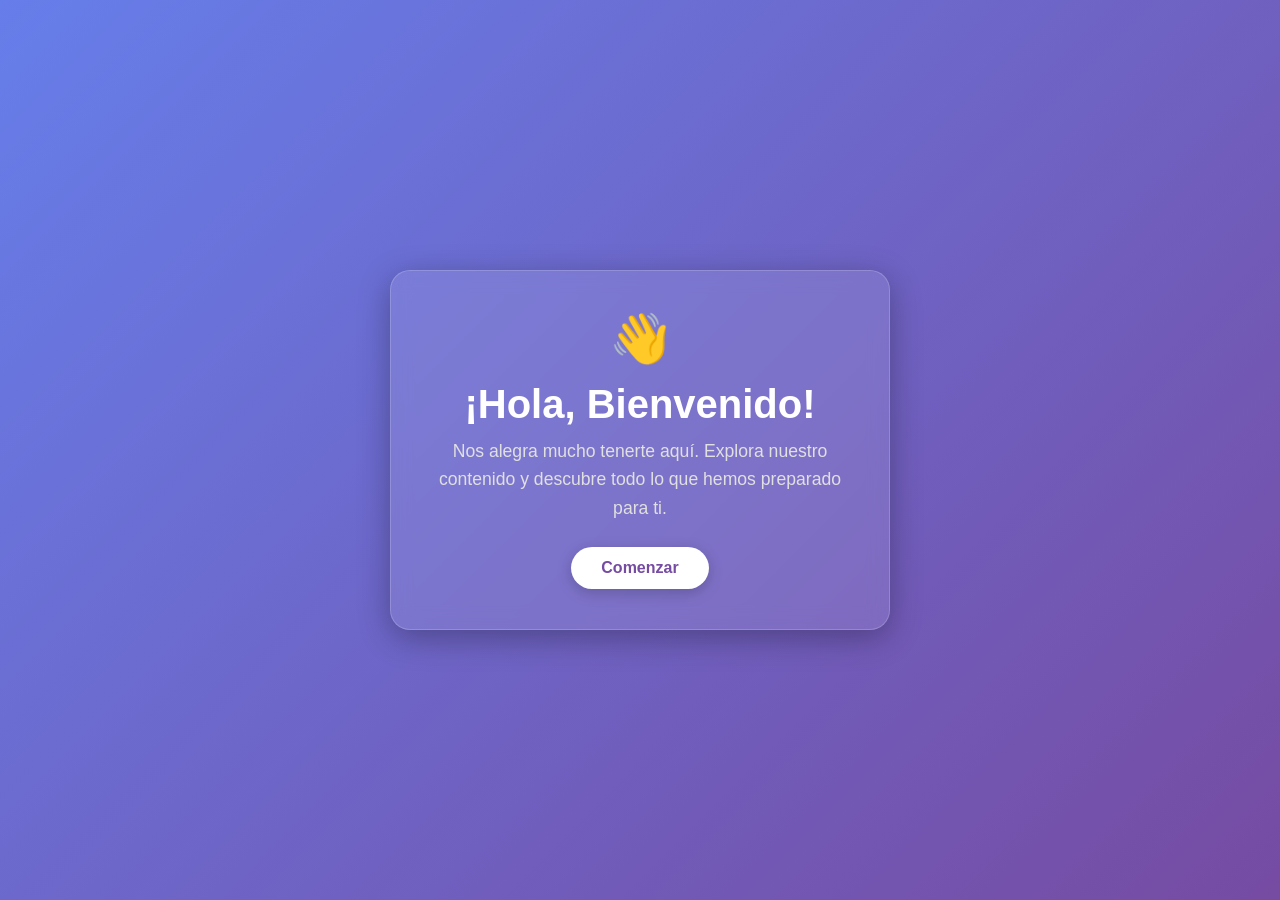
<file: index.html>
<!DOCTYPE html>
<html lang="es">
<head>
    <meta charset="UTF-8">
    <meta name="viewport" content="width=device-width, initial-scale=1.0">
    <title>¡Hola! Bienvenido</title>
    <style>
        * {
            margin: 0;
            padding: 0;
            box-sizing: border-box;
            font-family: 'Segoe UI', Tahoma, Geneva, Verdana, sans-serif;
        }

        body {
            min-height: 100vh;
            display: flex;
            justify-content: center;
            align-items: center;
            background: linear-gradient(135deg, #667eea 0%, #764ba2 100%);
            color: #ffffff;
            padding: 20px;
        }

        .card {
            background: rgba(255, 255, 255, 0.1);
            backdrop-filter: blur(10px);
            border-radius: 20px;
            padding: 40px 30px;
            text-align: center;
            max-width: 500px;
            width: 100%;
            box-shadow: 0 8px 32px 0 rgba(0, 0, 0, 0.3);
            border: 1px solid rgba(255, 255, 255, 0.18);
        }

        .avatar {
            font-size: 3rem;
            margin-bottom: 15px;
            display: inline-block;
            animation: wave 2s infinite;
        }

        h1 {
            font-size: 2.5rem;
            margin-bottom: 10px;
            font-weight: 700;
        }

        p {
            font-size: 1.1rem;
            line-height: 1.6;
            color: #e0e0e0;
            margin-bottom: 25px;
        }

        .btn {
            display: inline-block;
            padding: 12px 30px;
            background-color: #ffffff;
            color: #764ba2;
            text-decoration: none;
            font-weight: bold;
            border-radius: 25px;
            transition: all 0.3s ease;
            box-shadow: 0 4px 15px rgba(0, 0, 0, 0.2);
        }

        .btn:hover {
            transform: translateY(-3px);
            box-shadow: 0 6px 20px rgba(0, 0, 0, 0.3);
            background-color: #f0f0f0;
        }

        @keyframes wave {
            0%, 100% { transform: rotate(0deg); }
            20% { transform: rotate(14deg); }
            40% { transform: rotate(-8deg); }
            60% { transform: rotate(14deg); }
            80% { transform: rotate(-4deg); }
        }
    </style>
</head>
<body>

    <main class="card">
        <span class="avatar">👋</span>
        <h1>¡Hola, Bienvenido!</h1>
        <p>Nos alegra mucho tenerte aquí. Explora nuestro contenido y descubre todo lo que hemos preparado para ti.</p>
        <a href="#empezar" class="btn">Comenzar</a>
    </main>

</body>
</html>
</file>
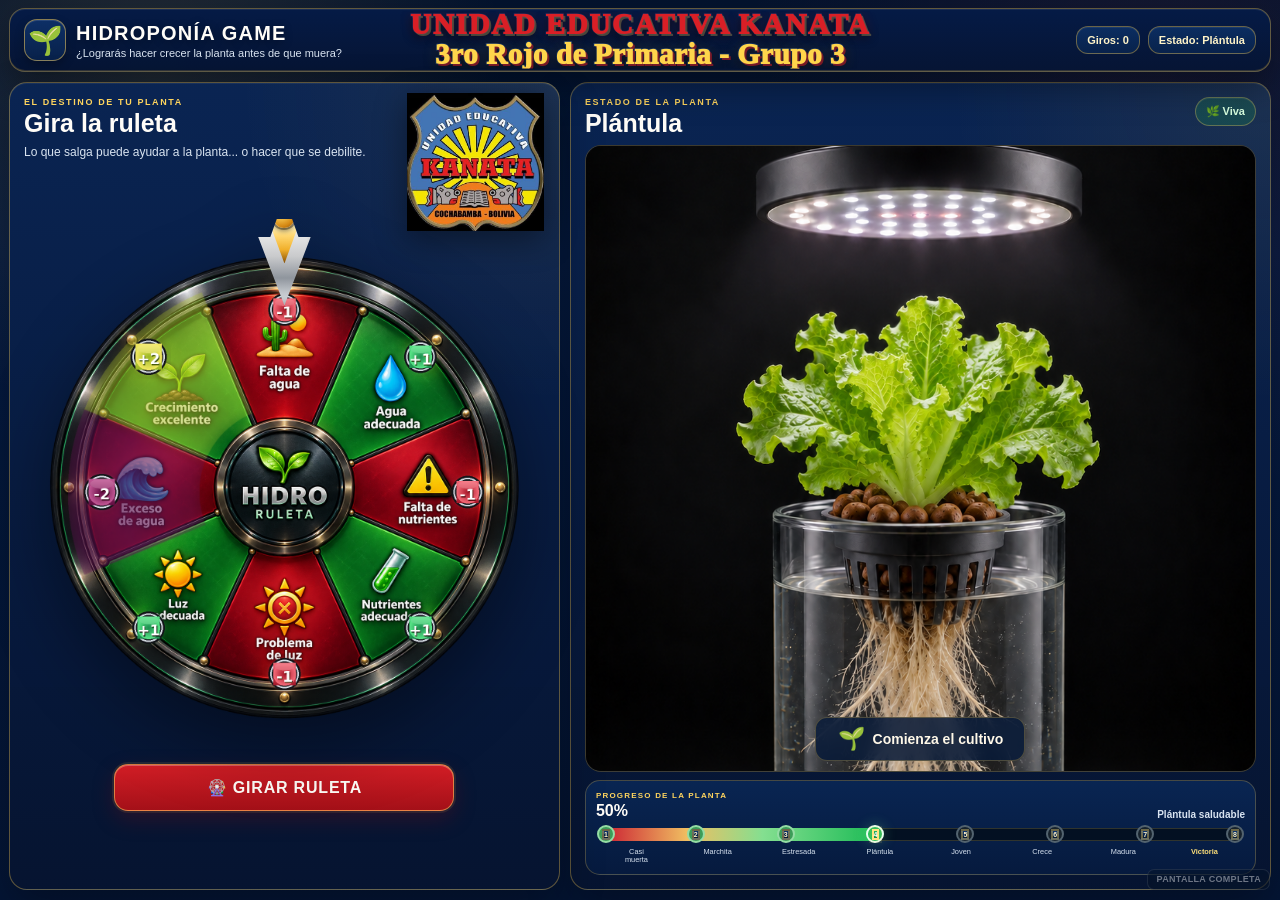
<file: ruleta_hidroponica/index.html>
<!DOCTYPE html>
<html lang="es">
<head>
  <meta charset="UTF-8">
  <meta name="viewport" content="width=device-width, initial-scale=1.0">
  <title>Hidroponía Game · La ruleta de la planta</title>
  <meta name="description" content="Juego educativo de hidroponía basado en una ruleta de suerte.">
  <link rel="stylesheet" href="css/styles.css">
</head>
<body>
  <button id="fullscreenButton" class="fullscreen-button" type="button" aria-label="Pantalla completa" title="Pantalla completa">PANTALLA COMPLETA</button>
  <div class="app">
    <header class="topbar">
      <div class="brand">
        <div class="brand-mark">🌱</div>
        <div>
          <h1>HIDROPONÍA GAME</h1>
          <p>¿Lograrás hacer crecer la planta antes de que muera?</p>
        </div>
      </div>

      <div class="school-title"><span class="school-main">UNIDAD EDUCATIVA KANATA</span><span class="school-sub">3ro Rojo de Primaria - Grupo 3</span></div>

      <div class="header-info">
        <span id="spinCount">Giros: 0</span>
        <span id="stageName">Estado: Plántula</span>
      </div>
    </header>

    <main class="game-board">
      <section class="roulette-side">
        <img class="kanata-corner-logo" src="images/logo_kanata.png" alt="Unidad Educativa Kanata">
        <div class="section-title">
          <span class="eyebrow">EL DESTINO DE TU PLANTA</span>
          <h2>Gira la ruleta</h2>
          <p>Lo que salga puede ayudar a la planta... o hacer que se debilite.</p>
        </div>

        <div class="wheel-area">
          <div class="wheel-shell">
            <div class="pointer" aria-hidden="true"></div>

            <div id="wheel" class="wheel" aria-label="Ruleta de ocho resultados alternados">
              <div class="wheel-center">
                <span>🌿</span>
                <strong>HIDRO</strong>
                <small>RULETA</small>
              </div>

              <div class="wheel-label bad" style="--i:0">
                <span>🏜️</span><b>Falta<br>de agua</b>
              </div>
              <div class="wheel-label good" style="--i:1">
                <span>💧</span><b>Agua<br>adecuada</b>
              </div>
              <div class="wheel-label bad" style="--i:2">
                <span>⚠️</span><b>Falta de<br>nutrientes</b>
              </div>
              <div class="wheel-label good" style="--i:3">
                <span>🧪</span><b>Nutrientes<br>adecuados</b>
              </div>
              <div class="wheel-label bad" style="--i:4">
                <span>🔆</span><b>Problema<br>de luz</b>
              </div>
              <div class="wheel-label good" style="--i:5">
                <span>☀️</span><b>Luz<br>adecuada</b>
              </div>
              <div class="wheel-label bad" style="--i:6">
                <span>🌊</span><b>Exceso<br>de agua</b>
              </div>
              <div class="wheel-label good" style="--i:7">
                <span>🌱</span><b>Crecimiento<br>excelente</b>
              </div>
            </div>
          </div>

          <button id="spinButton" class="spin-button">🎡 GIRAR RULETA</button>
        </div>

        <!-- Se mantiene oculto solo para mensajes internos del juego -->
        <div id="resultCard" class="result-card neutral visually-hidden" aria-live="polite">
          <div id="resultIcon" class="result-icon">🎡</div>
          <div>
            <span id="resultKind" class="result-kind">LISTO PARA JUGAR</span>
            <h3 id="resultTitle">Gira la ruleta</h3>
            <p id="resultMessage">La planta comienza como una pequeña plántula. La suerte decidirá cómo evoluciona.</p>
          </div>
        </div>
      </section>

      <section id="plantSide" class="plant-side">
        <div class="plant-head">
          <div>
            <span class="eyebrow">ESTADO DE LA PLANTA</span>
            <h2 id="plantTitle">Plántula</h2>
          </div>
          <div id="lifeBadge" class="life-badge healthy">🌿 Viva</div>
        </div>

        <div class="plant-stage">
          <div id="goodFlash" class="scene-flash good-flash"></div>
          <div id="badFlash" class="scene-flash bad-flash"></div>
          <div id="deathShade" class="death-shade"></div>

          <img id="plantImage" src="images/estado_4_plantula.png" alt="Estado actual de la planta hidropónica">

          <div id="floatingResult" class="floating-result">
            <span id="floatingIcon">🌱</span>
            <strong id="floatingText">Comienza el cultivo</strong>
          </div>
        </div>

        <div class="progress-panel">
          <div class="progress-top">
            <div>
              <span>PROGRESO DE LA PLANTA</span>
              <strong id="progressText">50%</strong>
            </div>
            <div class="progress-state" id="progressState">Plántula saludable</div>
          </div>

          <div class="progress-track">
            <div id="progressFill" class="progress-fill"></div>
            <div class="stage-dot" data-stage="1"><span>1</span></div>
            <div class="stage-dot" data-stage="2"><span>2</span></div>
            <div class="stage-dot" data-stage="3"><span>3</span></div>
            <div class="stage-dot" data-stage="4"><span>4</span></div>
            <div class="stage-dot" data-stage="5"><span>5</span></div>
            <div class="stage-dot" data-stage="6"><span>6</span></div>
            <div class="stage-dot" data-stage="7"><span>7</span></div>
            <div class="stage-dot" data-stage="8"><span>8</span></div>
          </div>

          <div class="stage-labels">
            <span>Casi<br>muerta</span>
            <span>Marchita</span>
            <span>Estresada</span>
            <span>Plántula</span>
            <span>Joven</span>
            <span>Crece</span>
            <span>Madura</span>
            <span>Victoria</span>
          </div>
        </div>

        <div id="lastEvent" class="visually-hidden">Aún no giraste la ruleta</div>
      </section>
    </main>

    <div id="endOverlay" class="end-overlay hidden">
      <div id="endCard" class="end-card">
        <div id="endIcon" class="end-icon">🏆</div>
        <span id="endEyebrow" class="end-eyebrow">FIN DEL JUEGO</span>
        <h2 id="endTitle">¡Lo lograste!</h2>
        <p id="endMessage"></p>
        <div class="end-summary">
          <div><small>Giros</small><b id="endSpins">0</b></div>
          <div><small>Estado final</small><b id="endStage">8</b></div>
        </div>
        <p class="restart-note">Pulsa <b>JUGAR OTRA VEZ</b> en el único botón del juego.</p>
      </div>
    </div>
  </div>

  <script src="js/app.js"></script>
</body>
</html>
</file>
<file: ruleta_hidroponica/css/styles.css>
*{box-sizing:border-box}
:root{
  --bg:#020507;
  --panel:#0b1219;
  --panel2:#101821;
  --panel3:#15202b;
  --line:rgba(181,215,239,.14);
  --text:#f2f7fb;
  --muted:#9fb2c0;

  --good:#37b36d;
  --good-2:#5ed58e;
  --bad:#9e4855;
  --bad-2:#9e4855;

  --cyan:#6bd8ff;
  --shadow:0 18px 48px rgba(0,0,0,.34);
}
html,body{
  margin:0;min-height:100%;
  font-family:Segoe UI,Tahoma,Arial,sans-serif;
  color:var(--text);
  background:
    radial-gradient(circle at 7% 4%,rgba(68,188,237,.07),transparent 26rem),
    radial-gradient(circle at 94% 8%,rgba(83,215,111,.075),transparent 27rem),
    linear-gradient(180deg,#020405 0%,#070c11 100%);
}
body{overflow:hidden}
button{font:inherit}
button:focus-visible{outline:3px solid var(--cyan);outline-offset:4px}
img{display:block;max-width:100%}
.visually-hidden{display:none !important}

.app{
  width:min(1560px,calc(100% - 18px));
  height:100vh;
  margin:0 auto;
  padding:8px 0 10px;
  display:flex;
  flex-direction:column;
  gap:10px;
}

.topbar{
  min-height:64px;
  display:flex;align-items:center;justify-content:space-between;gap:16px;
  padding:10px 14px;
  background:rgba(5,9,13,.95);
  border:1px solid var(--line);
  border-radius:16px;
  box-shadow:var(--shadow);
  flex:0 0 auto;
}
.brand{display:flex;align-items:center;gap:10px}
.brand-mark{
  width:42px;height:42px;display:grid;place-items:center;
  font-size:28px;border-radius:13px;
  background:linear-gradient(180deg,#172734,#0c151d);
  border:1px solid var(--line);
}
.brand h1{margin:0;font-size:20px;letter-spacing:.06em}
.brand p{margin:2px 0 0;color:var(--muted);font-size:11px}
.header-info{display:flex;gap:8px;flex-wrap:wrap;justify-content:flex-end}
.header-info span{
  padding:7px 10px;border-radius:12px;
  background:#111a23;border:1px solid var(--line);
  color:#d9e6ee;font-size:11px;font-weight:800
}

.game-board{
  display:grid;
  grid-template-columns:.88fr 1.12fr;
  gap:10px;
  align-items:stretch;
  min-height:0;
  flex:1 1 auto;
}
.roulette-side,.plant-side{
  min-height:0;
  height:100%;
  border:1px solid var(--line);
  border-radius:18px;
  background:linear-gradient(180deg,rgba(14,22,30,.99),rgba(7,12,17,.99));
  box-shadow:var(--shadow);
}
.roulette-side{
  padding:14px;
  display:flex;
  flex-direction:column;
  gap:8px;
}
.plant-side{
  padding:14px;
  display:flex;
  flex-direction:column;
  gap:8px;
}

.section-title{text-align:left}
.eyebrow{
  display:block;
  color:#8fd8ff;
  font-size:9px;font-weight:900;letter-spacing:.18em;
  margin-bottom:4px
}
.section-title h2,.plant-head h2{margin:0;font-size:25px;line-height:1.02}
.section-title p{margin:7px 0 0;color:var(--muted);font-size:12px;line-height:1.35}

.wheel-area{
  display:flex;flex-direction:column;align-items:center;justify-content:center;
  gap:12px;
  flex:1 1 auto;
  min-height:0;
}
.wheel-shell{
  position:relative;
  width:min(625px,100%);
  aspect-ratio:1;
  display:grid;place-items:center;
  filter:drop-shadow(0 22px 35px rgba(0,0,0,.34))
}
.pointer{
  position:absolute;z-index:15;top:-3px;left:50%;
  transform:translateX(-50%);
  width:0;height:0;
  border-left:17px solid transparent;
  border-right:17px solid transparent;
  border-bottom:34px solid #f6f8fa;
  filter:drop-shadow(0 5px 7px rgba(0,0,0,.5));
}
.pointer::after{
  content:"";
  position:absolute;left:-7px;top:-2px;
  width:14px;height:14px;border-radius:50%;
  background:#f4c24d
}
.wheel{
  position:relative;
  width:93%;aspect-ratio:1;border-radius:50%;
  border:10px solid #0b1116;
  box-shadow:
    0 0 0 5px #2b3944,
    0 0 0 12px #050a0f,
    inset 0 0 0 4px rgba(255,255,255,.09),
    inset 0 0 45px rgba(0,0,0,.30);
  background:
    conic-gradient(from -22.5deg,
      var(--bad) 0deg 45deg,
      var(--good) 45deg 90deg,
      var(--bad) 90deg 135deg,
      var(--good) 135deg 180deg,
      var(--bad) 180deg 225deg,
      var(--good) 225deg 270deg,
      var(--bad) 270deg 315deg,
      var(--good) 315deg 360deg);
  transition:transform 3.65s cubic-bezier(.12,.72,.09,1);
  overflow:hidden
}
.wheel::before{
  content:"";
  position:absolute;inset:0;border-radius:50%;
  background:
    repeating-conic-gradient(from -22.5deg,rgba(255,255,255,.24) 0 1.25deg,transparent 1.25deg 45deg);
  pointer-events:none
}
.wheel::after{
  content:"";
  position:absolute;inset:8px;border-radius:50%;
  box-shadow:inset 0 0 35px rgba(0,0,0,.35);
  pointer-events:none
}
.wheel-center{
  position:absolute;z-index:8;left:50%;top:50%;transform:translate(-50%,-50%);
  width:104px;height:104px;border-radius:50%;
  display:flex;flex-direction:column;align-items:center;justify-content:center;
  background:radial-gradient(circle at 50% 30%,#223442,#0a1117 70%);
  border:6px solid #d9e2e8;
  box-shadow:0 0 0 4px #0a1015, 0 0 0 8px #29343e,0 10px 26px rgba(0,0,0,.45)
}
.wheel-center span{font-size:24px;line-height:1}
.wheel-center strong{font-size:14px;letter-spacing:.12em;margin-top:3px}
.wheel-center small{font-size:8px;color:#9fb5c5;letter-spacing:.18em;margin-top:2px}

.wheel-label{
  --angle:calc(var(--i) * 45deg);
  position:absolute;z-index:5;
  left:50%;top:50%;
  width:106px;height:64px;
  margin-left:-53px;margin-top:-32px;
  display:flex;flex-direction:column;align-items:center;justify-content:center;
  text-align:center;
  transform:
    rotate(var(--angle))
    translateY(-218px)
    rotate(calc(-1 * var(--angle)));
  color:white;
  text-shadow:0 2px 5px rgba(0,0,0,.68)
}
.wheel-label span{font-size:18px;line-height:1;margin-bottom:3px}
.wheel-label b{font-size:18px;line-height:1.08}
.wheel-label.bad b{color:#fff3f3}
.wheel-label.good b{color:#f2fff7}

.spin-button{
  width:min(340px,90%);
  border:0;border-radius:14px;
  padding:13px 18px;
  cursor:pointer;
  font-size:16px;font-weight:900;letter-spacing:.05em;
  color:#07170b;
  background:linear-gradient(180deg,#7fe8a7,#4fd27d);
  box-shadow:0 8px 22px rgba(70,210,101,.18),inset 0 1px 0 rgba(255,255,255,.35);
  transition:.18s ease
}
.spin-button:hover:not(:disabled){transform:translateY(-2px)}
.spin-button:disabled{cursor:not-allowed;opacity:.58}

/* oculto visualmente, pero se conserva para lógica del JS */
.result-card{
  display:none;
  min-height:88px;
  align-items:center;gap:12px;
  padding:11px 13px;border-radius:15px;
  background:#101923;border:1px solid var(--line);
}
.result-card.good{
  background:linear-gradient(90deg,rgba(55,179,109,.18),#101923);
  border-color:rgba(94,213,142,.35)
}
.result-card.bad{
  background:linear-gradient(90deg,rgba(200,102,102,.18),#101923);
  border-color:rgba(225,136,136,.35)
}
.result-card.neutral{background:#101923}
.result-icon{
  flex:0 0 52px;width:52px;height:52px;border-radius:14px;
  display:grid;place-items:center;font-size:26px;
  background:#172532;border:1px solid var(--line)
}
.result-kind{display:block;font-size:8px;font-weight:900;letter-spacing:.18em;color:#8fd8ff;margin-bottom:3px}
.result-card.good .result-kind{color:#92f0b0}
.result-card.bad .result-kind{color:#ffafaf}
.result-card h3{margin:0;font-size:17px}
.result-card p{margin:4px 0 0;color:#c6d4dd;font-size:11.2px;line-height:1.32}

.plant-head{
  display:flex;justify-content:space-between;align-items:flex-start;gap:10px;
}
.life-badge{
  padding:7px 10px;border-radius:999px;font-size:11px;font-weight:900;
  border:1px solid var(--line)
}
.life-badge.healthy{background:rgba(55,179,109,.16);color:#baf1c4}
.life-badge.warning{background:rgba(200,140,90,.18);color:#ffd497}
.life-badge.danger{background:rgba(200,102,102,.18);color:#ffc0c0}
.life-badge.dead{background:rgba(200,102,102,.22);color:#ff9b9f}

.plant-stage{
  position:relative;
  flex:1 1 auto;
  min-height:0;
  display:grid;place-items:center;
  overflow:hidden;border-radius:16px;
  background:linear-gradient(180deg,#030507,#090e13);
  border:1px solid var(--line)
}
.plant-stage img{
  width:100%;height:100%;
  max-height:100%;
  object-fit:contain;
  object-position:center center;
  transform:scale(1.08);
  transition:opacity .32s ease,transform .36s ease,filter .36s ease;
  filter:drop-shadow(0 24px 36px rgba(0,0,0,.35))
}
.plant-stage.changing img{opacity:.28;transform:scale(1.04)}
.scene-flash{
  position:absolute;inset:0;z-index:3;pointer-events:none;opacity:0
}
.good-flash{
  background:radial-gradient(circle at 50% 45%,rgba(94,213,142,.30),transparent 54%)
}
.bad-flash{
  background:radial-gradient(circle at 50% 45%,rgba(158,72,85,.28),transparent 55%);
  box-shadow:inset 0 0 75px rgba(158,72,85,.48)
}
.good-flash.animate{animation:flashGood 1.1s ease}
.bad-flash.animate{animation:flashBad 1.1s ease}
@keyframes flashGood{0%{opacity:0}30%{opacity:1}100%{opacity:0}}
@keyframes flashBad{0%{opacity:0}30%{opacity:1}100%{opacity:0}}
.death-shade{
  position:absolute;inset:0;z-index:2;pointer-events:none;opacity:0;
  background:rgba(0,0,0,.34);transition:.5s ease
}
.plant-stage.dead .death-shade{opacity:1}

.floating-result{
  position:absolute;z-index:5;left:50%;bottom:10px;transform:translateX(-50%);
  min-width:210px;max-width:76%;
  display:flex;align-items:center;justify-content:center;gap:8px;
  padding:8px 11px;border-radius:12px;
  background:rgba(4,9,13,.84);border:1px solid var(--line);
  color:#e9f2f7;font-size:14px;font-weight:800;
  backdrop-filter:blur(8px)
}
.floating-result span{font-size:22px}

.progress-panel{
  padding:10px;border-radius:15px;
  background:#0e171f;border:1px solid var(--line)
}
.progress-top{display:flex;justify-content:space-between;align-items:end;gap:10px;margin-bottom:8px}
.progress-top>div:first-child span{
  display:block;color:#93d8ff;font-size:8px;font-weight:900;letter-spacing:.15em;margin-bottom:2px
}
.progress-top strong{font-size:16px}
.progress-state{color:#c9d8e2;font-size:10px;font-weight:800;text-align:right}

.progress-track{
  position:relative;height:13px;margin:0 10px;
  background:#05090c;border-radius:999px
}
.progress-fill{
  position:absolute;left:0;top:0;bottom:0;width:50%;
  border-radius:999px;
  background:linear-gradient(90deg,var(--bad),#d69b72 24%,#7cd78e 65%,var(--good-2));
  transition:.55s ease
}
.stage-dot{
  position:absolute;top:50%;transform:translate(-50%,-50%);
  width:18px;height:18px;border-radius:50%;
  background:#17222c;border:2px solid #53636f;
  display:grid;place-items:center;z-index:3;
  transition:.35s ease
}
.stage-dot span{font-size:7px;font-weight:900}
.stage-dot.active{background:var(--good);border-color:#e8fff0;color:#07150a;box-shadow:0 0 14px rgba(116,229,138,.30)}
.stage-dot.passed{background:#3c9c58;border-color:#95dca5}
.stage-dot:nth-of-type(2){left:0%}
.stage-dot:nth-of-type(3){left:14.285%}
.stage-dot:nth-of-type(4){left:28.57%}
.stage-dot:nth-of-type(5){left:42.855%}
.stage-dot:nth-of-type(6){left:57.14%}
.stage-dot:nth-of-type(7){left:71.425%}
.stage-dot:nth-of-type(8){left:85.71%}
.stage-dot:nth-of-type(9){left:100%}
.stage-labels{
  display:grid;grid-template-columns:repeat(8,1fr);
  margin-top:7px;color:#8fa3b1;text-align:center;font-size:7.4px;line-height:1.1
}

.end-overlay{
  position:fixed;inset:0;z-index:100;
  display:grid;place-items:center;
  background:rgba(1,4,7,.78);
  backdrop-filter:blur(10px);
  transition:.35s ease
}
.end-overlay.hidden{opacity:0;pointer-events:none}
.end-card{
  width:min(460px,calc(100% - 24px));
  text-align:center;padding:24px 20px;border-radius:22px;
  background:linear-gradient(180deg,#121e28,#080e13);
  border:1px solid var(--line);box-shadow:0 35px 100px rgba(0,0,0,.6)
}
.end-card.win{box-shadow:0 35px 100px rgba(0,0,0,.6),inset 0 0 60px rgba(93,220,118,.08)}
.end-card.lose{box-shadow:0 35px 100px rgba(0,0,0,.6),inset 0 0 65px rgba(200,102,102,.10)}
.end-icon{font-size:56px}
.end-eyebrow{display:block;margin-top:6px;color:#8fd8ff;font-size:9px;font-weight:900;letter-spacing:.18em}
.end-card h2{font-size:28px;margin:7px 0 8px}
.end-card p{color:#c6d5de;line-height:1.42;font-size:13px}
.end-summary{display:grid;grid-template-columns:1fr 1fr;gap:8px;margin:15px 0}
.end-summary div{padding:10px;border-radius:12px;background:#0d161d;border:1px solid var(--line)}
.end-summary small{display:block;color:var(--muted);font-size:8px}
.end-summary b{display:block;margin-top:3px;font-size:18px}
.restart-note{font-size:10px!important;color:#9fb4c2!important}

@media (max-width:1200px){
  body{overflow:auto}
  .app{height:auto}
  .game-board{grid-template-columns:1fr}
  .wheel-shell{width:min(470px,100%)}
  .plant-stage{min-height:500px}
}
@media (max-width:720px){
  .app{width:calc(100% - 10px);padding-top:5px}
  .topbar{padding:10px;align-items:flex-start}
  .header-info{display:none}
  .brand h1{font-size:18px}
  .brand p{font-size:10px}
  .roulette-side,.plant-side{padding:10px;border-radius:15px}
  .section-title h2,.plant-head h2{font-size:21px}
  .wheel-shell{width:min(420px,100%)}
  .wheel-label{
    width:90px;height:54px;margin-left:-45px;margin-top:-27px;
    transform:
      rotate(var(--angle))
      translateY(-34vw)
      rotate(calc(-1 * var(--angle)));
  }
  .wheel-label span{font-size:16px}
  .wheel-label b{font-size:15px}
}


/* Derrota: parpadeo rojo y mensaje grande */
.end-overlay.lose-flash{
  animation:loseScreenFlash .55s linear 9;
}
.end-card.lose{
  border:2px solid var(--bad);
  animation:loseCardPulse .55s linear 9;
}
.end-card.lose #endTitle{
  font-size:44px;
  font-weight:900;
  color:#ffffff;
  letter-spacing:.02em;
}
.end-card.lose #endMessage{
  margin:4px 0 10px;
  font-size:30px;
  line-height:1.05;
  font-weight:900;
  color:#ffd6da;
  letter-spacing:.08em;
}
@keyframes loseScreenFlash{
  0%,100%{background:rgba(1,4,7,.78)}
  50%{background:rgba(158,72,85,.82)}
}
@keyframes loseCardPulse{
  0%,100%{box-shadow:0 35px 100px rgba(0,0,0,.6),inset 0 0 65px rgba(158,72,85,.10)}
  50%{box-shadow:0 0 55px rgba(158,72,85,.70),inset 0 0 95px rgba(158,72,85,.28)}
}


/* ============================================================
   CELEBRACIÓN DE VICTORIA - 5 segundos
   No modifica la derrota ni el resto del juego.
   ============================================================ */
.end-overlay.celebration{
  background:rgba(0,0,0,.18);
  backdrop-filter:none;
  overflow:hidden;
}
.end-overlay.celebration .end-card{
  width:100%;
  max-width:none;
  padding:0;
  border:0;
  border-radius:0;
  background:transparent;
  box-shadow:none;
  pointer-events:none;
}
.end-overlay.celebration .end-icon,
.end-overlay.celebration .end-eyebrow,
.end-overlay.celebration .end-summary,
.end-overlay.celebration .restart-note{
  display:none;
}
.end-overlay.celebration #endTitle{
  margin:0;
  font-size:clamp(72px,10vw,170px);
  line-height:.95;
  font-weight:1000;
  letter-spacing:.05em;
  color:rgba(255,255,255,.78);
  text-shadow:
    0 3px 12px rgba(0,0,0,.45),
    0 0 38px rgba(255,255,255,.16);
}
.end-overlay.celebration #endMessage{
  margin:22px 0 0;
  font-size:clamp(30px,4.2vw,72px);
  line-height:1;
  font-weight:900;
  letter-spacing:.08em;
  color:rgba(255,255,255,.66);
  text-shadow:0 3px 14px rgba(0,0,0,.48);
}
.confetti-layer{
  position:fixed;
  inset:0;
  z-index:110;
  pointer-events:none;
  overflow:hidden;
}
.confetti-piece{
  position:absolute;
  top:-30px;
  width:10px;
  height:18px;
  opacity:.95;
  border-radius:2px;
  animation:confettiFall linear forwards;
}
@keyframes confettiFall{
  0%{
    transform:translate3d(0,-30px,0) rotate(0deg);
  }
  100%{
    transform:translate3d(var(--drift),105vh,0) rotate(var(--spin));
  }
}


/* ============================================================
   IDENTIDAD DEL COLEGIO
   Se mantiene la misma altura y dimensiones generales de página.
   ============================================================ */
.topbar{
  position:relative;
}
.brand-mark{
  overflow:hidden;
  padding:0;
  background:#05080b;
}
.brand-mark img{
  width:100%;
  height:100%;
  object-fit:contain;
  display:block;
}
.school-title{
  position:absolute;
  left:50%;
  top:50%;
  transform:translate(-50%,-50%);
  max-width:46%;
  text-align:center;
  white-space:nowrap;
  overflow:hidden;
  text-overflow:ellipsis;
  color:#f2f7fb;
  font-size:16px;
  font-weight:900;
  letter-spacing:.02em;
  text-shadow:0 2px 8px rgba(0,0,0,.45);
  pointer-events:none;
}
@media(max-width:1200px){
  .school-title{
    font-size:14px;
    max-width:40%;
  }
}
@media(max-width:900px){
  .school-title{
    display:none;
  }
}


/* ============================================================
   AJUSTES VISUALES KANATA SOLICITADOS
   - Mismo contenido y dimensiones generales de la página.
   - Logo Kanata más grande, todavía superpuesto.
   - Texto central inspirado en el estilo de la palabra KANATA
     del escudo: rojo vivo, serif gruesa, contorno oscuro.
   ============================================================ */
.school-title{
  color:#e72122;
  font-family:"Rockwell Extra Bold","Rockwell","Roboto Slab","Georgia",serif;
  font-size:22px;
  font-weight:900;
  letter-spacing:.035em;
  -webkit-text-stroke:1px #111;
  paint-order:stroke fill;
  text-shadow:
    2px 2px 0 rgba(245,190,55,.40),
    0 3px 8px rgba(0,0,0,.62);
}

.roulette-side{
  position:relative;
}

.kanata-corner-logo{
  position:absolute;
  top:10px;
  right:14px;
  width:142px;
  height:142px;
  object-fit:contain;
  z-index:8;
  filter:drop-shadow(0 5px 12px rgba(0,0,0,.48));
  pointer-events:none;
}

@media(max-width:1200px){
  .school-title{
    font-size:23px;
  }
  .kanata-corner-logo{
    width:118px;
    height:118px;
  }
}

@media(max-width:900px){
  .school-title{
    display:none;
  }
}

@media(max-width:720px){
  .kanata-corner-logo{
    width:82px;
    height:82px;
    top:9px;
    right:9px;
  }
}


/* Botón discreto de pantalla completa */
.fullscreen-button{
  position:fixed;
  right:12px;
  bottom:12px;
  z-index:10000;
  width:34px;
  height:34px;
  display:grid;
  place-items:center;
  padding:0;
  border:1px solid rgba(255,255,255,.18);
  border-radius:9px;
  background:rgba(4,9,13,.62);
  color:#dbe8ef;
  font-size:21px;
  line-height:1;
  cursor:pointer;
  opacity:.58;
  backdrop-filter:blur(6px);
  transition:opacity .18s ease, background .18s ease;
}
.fullscreen-button:hover{
  opacity:.95;
  background:rgba(4,9,13,.86);
}
.fullscreen-button:focus-visible{
  opacity:1;
  outline:2px solid rgba(143,216,255,.75);
  outline-offset:2px;
}


/* ============================================================
   CORRECCIÓN SOLICITADA
   - Usa ruleta premium ultrarrealista como imagen.
   - Puntero hiperrealista y vistoso.
   - Título escolar más grande sobre la página sin alterar dimensiones.
   ============================================================ */

.topbar{
  position:relative;
  overflow:visible;
}

.school-title{
  position:absolute;
  left:50%;
  top:50%;
  transform:translate(-50%,-50%);
  display:flex;
  flex-direction:column;
  align-items:center;
  justify-content:center;
  width:56%;
  max-width:820px;
  white-space:normal;
  line-height:.95;
  z-index:5;
  pointer-events:none;
}
.school-title .school-main{
  display:block;
  font-size:34px;
  font-weight:1000;
  letter-spacing:.08em;
  color:#f4f7fb;
  text-transform:uppercase;
  text-shadow:0 2px 8px rgba(0,0,0,.62), 0 0 18px rgba(255,255,255,.08);
}
.school-title .school-sub{
  display:block;
  margin-top:2px;
  font-family:"Rockwell Extra Bold","Rockwell","Roboto Slab","Georgia",serif;
  font-size:34px;
  font-weight:1000;
  letter-spacing:.02em;
  color:#e62323;
  -webkit-text-stroke:1.2px #111;
  paint-order:stroke fill;
  text-shadow:
    2px 2px 0 rgba(247,194,58,.42),
    0 4px 10px rgba(0,0,0,.66),
    0 0 16px rgba(230,35,35,.14);
}
@media(max-width:1350px){
  .school-title{width:50%;}
  .school-title .school-main{font-size:29px;letter-spacing:.06em;}
  .school-title .school-sub{font-size:29px;}
}
@media(max-width:1100px){
  .school-title{width:44%;}
  .school-title .school-main{font-size:23px;letter-spacing:.04em;}
  .school-title .school-sub{font-size:23px;}
}
@media(max-width:900px){
  .school-title{display:none;}
}

.wheel-shell{
  width:min(625px,100%);
  filter:drop-shadow(0 24px 36px rgba(0,0,0,.42));
}

.pointer{
  position:absolute;
  z-index:20;
  top:-16px;
  left:50%;
  transform:translateX(-50%);
  width:64px;
  height:90px;
  border:0;
  background:linear-gradient(180deg,#fdfdfc 0%,#ececec 18%,#c9cacc 46%,#8f959d 70%,#eef1f4 100%);
  clip-path:polygon(50% 100%, 9% 24%, 28% 24%, 38% 4%, 62% 4%, 72% 24%, 91% 24%);
  border-radius:10px;
  box-shadow:
    0 12px 18px rgba(0,0,0,.45),
    inset 0 2px 3px rgba(255,255,255,.95),
    inset 0 -5px 7px rgba(48,51,58,.30),
    inset 4px 0 6px rgba(255,255,255,.24),
    inset -4px 0 6px rgba(0,0,0,.18),
    0 0 0 2px rgba(0,0,0,.22);
}
.pointer::before{
  content:"";
  position:absolute;
  left:50%;
  top:10px;
  transform:translateX(-50%);
  width:28px;
  height:38px;
  clip-path:polygon(50% 100%,0 0,100% 0);
  background:linear-gradient(180deg,#fff6c9 0%,#ffd873 28%,#f0af2a 65%,#885005 100%);
  box-shadow:0 2px 4px rgba(0,0,0,.36), inset 0 1px 0 rgba(255,250,214,.8);
}
.pointer::after{
  content:"";
  position:absolute;
  left:50%;
  top:-9px;
  transform:translateX(-50%);
  width:22px;
  height:22px;
  border-radius:50%;
  background:radial-gradient(circle at 35% 30%,#fff7d0 0 17%,#f9cb53 20%,#d48712 66%,#724206 100%);
  box-shadow:
    0 3px 5px rgba(0,0,0,.42),
    inset 0 1px 2px rgba(255,255,255,.65),
    0 0 0 2px rgba(71,47,8,.42),
    0 0 16px rgba(255,196,76,.22);
}

.wheel{
  width:93%;
  aspect-ratio:1;
  border-radius:50%;
  border:0;
  overflow:hidden;
  box-shadow:none;
  background:url('../images/ruleta_hidroponia_premium.png') center/cover no-repeat;
  transition:transform 3.65s cubic-bezier(.12,.72,.09,1);
}
.wheel::before,
.wheel::after,
.wheel-center,
.wheel-label{
  display:none !important;
}

/* Ajuste fino para que el lado izquierdo mantenga balance visual */
.kanata-corner-logo{
  width:138px;
  height:138px;
}


/* ============================================================
   IDENTIDAD INSTITUCIONAL KANATA - SOLO CAMBIO VISUAL
   Mantiene la misma estructura y funcionamiento de la página.
   ============================================================ */
:root{
  --bg:#03112b;
  --panel:#06214a;
  --panel2:#08295a;
  --panel3:#0b3570;
  --line:rgba(232,190,77,.32);
  --text:#f5f7fb;
  --muted:#d7e0ee;
  --good:#1dbb56;
  --good-2:#7af19d;
  --bad:#cc2434;
  --bad-2:#f14d59;
  --cyan:#f0cb60;
  --shadow:0 18px 48px rgba(0,0,0,.34);
}
html,body{
  background:
    radial-gradient(circle at 12% 8%,rgba(255,214,87,.12),transparent 22rem),
    radial-gradient(circle at 90% 10%,rgba(255,76,76,.07),transparent 26rem),
    linear-gradient(180deg,#04132e 0%,#051b42 28%,#041535 100%);
}
button:focus-visible{outline:3px solid #ffd75f;outline-offset:4px}

.topbar{
  background:
    linear-gradient(180deg,rgba(5,27,70,.98),rgba(6,21,52,.98));
  border:1px solid rgba(234,190,73,.40);
  box-shadow:
    0 16px 34px rgba(0,0,0,.35),
    inset 0 1px 0 rgba(255,255,255,.08),
    inset 0 -1px 0 rgba(240,194,72,.18);
}
.brand-mark{
  background:linear-gradient(180deg,#0d2f66,#08214a);
  border:1px solid rgba(241,199,88,.55);
  box-shadow:inset 0 1px 0 rgba(255,255,255,.12),0 4px 10px rgba(0,0,0,.25);
}
.brand h1{
  color:#ffd55f;
  text-shadow:0 2px 8px rgba(0,0,0,.38);
}
.brand p{color:#e6edf8}
.header-info span{
  background:linear-gradient(180deg,#0b2d61,#08224b);
  border:1px solid rgba(240,191,65,.42);
  color:#fff4c8;
  box-shadow:inset 0 1px 0 rgba(255,255,255,.07);
}

.roulette-side,.plant-side{
  background:
    radial-gradient(circle at 100% 0%,rgba(255,211,82,.08),transparent 20rem),
    linear-gradient(180deg,rgba(10,37,83,.98),rgba(6,20,49,.99));
  border:1px solid rgba(236,193,77,.38);
  box-shadow:
    0 18px 44px rgba(0,0,0,.30),
    inset 0 1px 0 rgba(255,255,255,.06);
}
.eyebrow,
.progress-top>div:first-child span,
.result-kind{
  color:#ffd55e;
}
.section-title h2,.plant-head h2,
.progress-top strong,
.result-card h3,
.brand h1{
  color:#fffdf8;
}
.section-title p,
.result-card p,
.progress-state,
.stage-labels span,
.brand p{color:#d9e4f1}

.school-title .school-main{
  color:#fff8e9;
  text-shadow:
    0 2px 8px rgba(0,0,0,.55),
    0 0 18px rgba(255,225,120,.10);
}
.school-title .school-sub{
  color:#ffd54b;
  -webkit-text-stroke:1.7px #0f2e66;
  text-shadow:
    2px 2px 0 rgba(186,27,33,.62),
    0 4px 12px rgba(0,0,0,.66),
    0 0 18px rgba(255,213,75,.18);
}

.kanata-corner-logo{
  filter:drop-shadow(0 8px 16px rgba(0,0,0,.42));
}

.spin-button{
  color:#fffef9;
  background:linear-gradient(180deg,#d31e26 0%,#a41018 100%);
  border:1px solid rgba(255,211,96,.55);
  box-shadow:
    0 8px 22px rgba(132,9,18,.28),
    inset 0 1px 0 rgba(255,255,255,.28),
    0 0 0 2px rgba(255,213,92,.10);
}
.spin-button:hover:not(:disabled){
  box-shadow:0 12px 28px rgba(132,9,18,.36), inset 0 1px 0 rgba(255,255,255,.34), 0 0 0 2px rgba(255,213,92,.12);
}

.result-card{
  background:linear-gradient(180deg,#08224c,#071a3a);
  border:1px solid rgba(235,193,79,.34);
}
.result-card.good{
  background:linear-gradient(90deg,rgba(29,187,86,.20),#08224c);
  border-color:rgba(122,241,157,.38);
}
.result-card.bad{
  background:linear-gradient(90deg,rgba(204,36,52,.22),#08224c);
  border-color:rgba(255,133,145,.36);
}
.result-icon,
.floating-result,
.progress-panel,
.end-summary div,
.end-card,
.fullscreen-button,
.progress-track{
  background-color:#071a39;
  border-color:rgba(235,193,79,.28);
}
.result-icon{background:linear-gradient(180deg,#0c2f68,#08204b)}

.life-badge{
  border:1px solid rgba(243,201,92,.34);
  box-shadow:inset 0 1px 0 rgba(255,255,255,.06);
}
.life-badge.healthy{background:rgba(29,187,86,.18);color:#d9ffdf}
.life-badge.warning{background:rgba(234,190,73,.18);color:#fff0c1}
.life-badge.danger,.life-badge.dead{background:rgba(204,36,52,.20);color:#ffd7dc}

.plant-stage{
  background:
    radial-gradient(circle at 50% 0%,rgba(255,214,92,.07),transparent 16rem),
    linear-gradient(180deg,#05142f,#051022);
  border:1px solid rgba(236,193,79,.24);
}
.good-flash{
  background:radial-gradient(circle at 50% 45%,rgba(122,241,157,.30),transparent 54%);
}
.bad-flash{
  background:radial-gradient(circle at 50% 45%,rgba(204,36,52,.32),transparent 55%);
  box-shadow:inset 0 0 75px rgba(204,36,52,.52);
}
.floating-result{
  background:rgba(7,26,57,.84);
  color:#fff8e8;
}

.progress-panel{
  background:linear-gradient(180deg,#092552,#061a3e);
}
.progress-track{
  background:#031022;
  box-shadow:inset 0 0 0 1px rgba(255,214,96,.18);
}
.progress-fill{
  background:linear-gradient(90deg,#cc2434 0%,#f0be61 30%,#84df90 58%,#1dbb56 100%);
}
.stage-dot span{
  background:linear-gradient(180deg,#0a326d,#051831);
  border:2px solid rgba(248,205,88,.42);
  color:#fff4c8;
}
.stage-dot.active span,
.stage-dot.past span{
  background:linear-gradient(180deg,#1fb45d,#158946);
  border-color:#ffe37f;
  color:#fff;
  box-shadow:0 0 0 3px rgba(255,214,98,.12);
}
.stage-labels{color:#d7e1ef}
.stage-labels span:last-child{color:#ffe079;font-weight:800}

.end-overlay{
  background:rgba(3,10,22,.78);
}
.end-card{
  background:linear-gradient(180deg,#092451,#061a3e);
  border:1px solid rgba(241,199,82,.40);
}
.end-eyebrow{color:#ffd862}
.end-title{color:#fffaf0}
.restart-note{color:#dbe7f5!important}

.fullscreen-button{
  background:rgba(6,24,54,.78);
  color:#fff0b9;
}
.fullscreen-button:hover{background:rgba(8,34,76,.92)}
.fullscreen-button:focus-visible{outline:2px solid rgba(255,217,95,.85)}


/* Ajuste solicitado: color rojo del logo para UNIDAD EDUCATIVA KANATA */
.school-title .school-main{
  color:#d91f26 !important;
  -webkit-text-stroke:1.2px #0f2e66;
  paint-order:stroke fill;
  text-shadow:
    2px 2px 0 rgba(246,203,88,.28),
    0 4px 10px rgba(0,0,0,.62),
    0 0 14px rgba(217,31,38,.18);
}


/* ============================================================
   CONTROL DISCRETO DE PANTALLA COMPLETA
   Solo modifica el botón existente.
   ============================================================ */
.fullscreen-button{
  position:fixed;
  right:10px;
  bottom:10px;
  z-index:10000;
  width:auto;
  min-width:0;
  height:auto;
  padding:5px 8px;
  border:1px solid rgba(255,255,255,.16);
  border-radius:7px;
  background:rgba(3,15,34,.60);
  color:rgba(255,255,255,.72);
  font-size:9px;
  font-weight:800;
  line-height:1;
  letter-spacing:.035em;
  opacity:.58;
  cursor:pointer;
  backdrop-filter:blur(6px);
  transition:opacity .18s ease, background .18s ease, color .18s ease;
}
.fullscreen-button:hover{
  opacity:.92;
  background:rgba(5,27,61,.86);
  color:#fff;
}
.fullscreen-button:focus-visible{
  opacity:1;
  outline:2px solid rgba(255,217,95,.85);
  outline-offset:2px;
}


/* Parpadeo llamativo solo cuando el botón está en estado JUGAR DE NUEVO */
.spin-button.attention{
  animation: spinButtonAttention 1.05s ease-in-out infinite;
}

@keyframes spinButtonAttention{
  0%{
    background:linear-gradient(180deg,#d31e26 0%,#a41018 100%);
    color:#fffef9;
    box-shadow:
      0 8px 22px rgba(132,9,18,.28),
      inset 0 1px 0 rgba(255,255,255,.28),
      0 0 0 2px rgba(255,213,92,.10);
    transform:scale(1);
    filter:brightness(1);
  }
  50%{
    background:linear-gradient(180deg,#ffe07a 0%,#e2a91b 100%);
    color:#601014;
    box-shadow:
      0 0 0 3px rgba(255,226,122,.18),
      0 0 18px rgba(255,213,85,.52),
      0 12px 30px rgba(226,169,27,.40),
      inset 0 1px 0 rgba(255,255,255,.46);
    transform:scale(1.03);
    filter:brightness(1.08);
  }
  100%{
    background:linear-gradient(180deg,#d31e26 0%,#a41018 100%);
    color:#fffef9;
    box-shadow:
      0 8px 22px rgba(132,9,18,.28),
      inset 0 1px 0 rgba(255,255,255,.28),
      0 0 0 2px rgba(255,213,92,.10);
    transform:scale(1);
    filter:brightness(1);
  }
}
</file>
